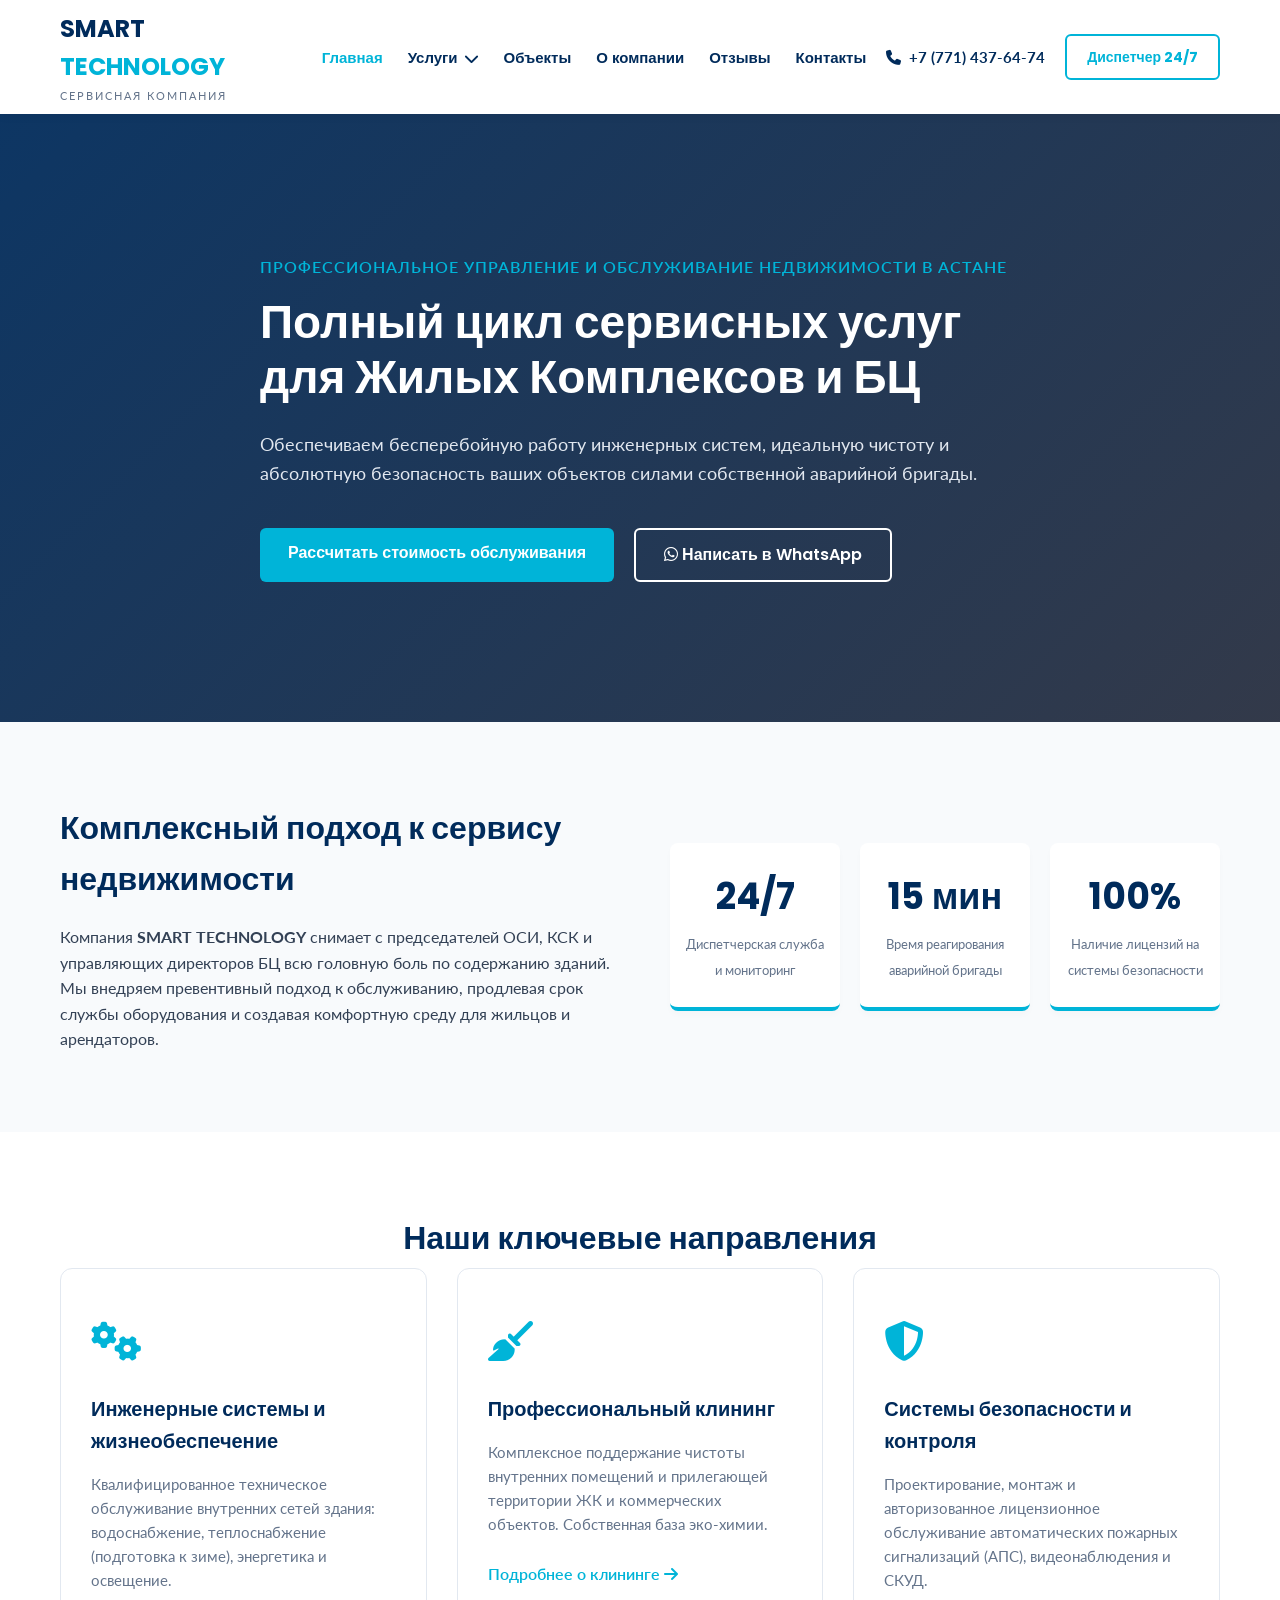
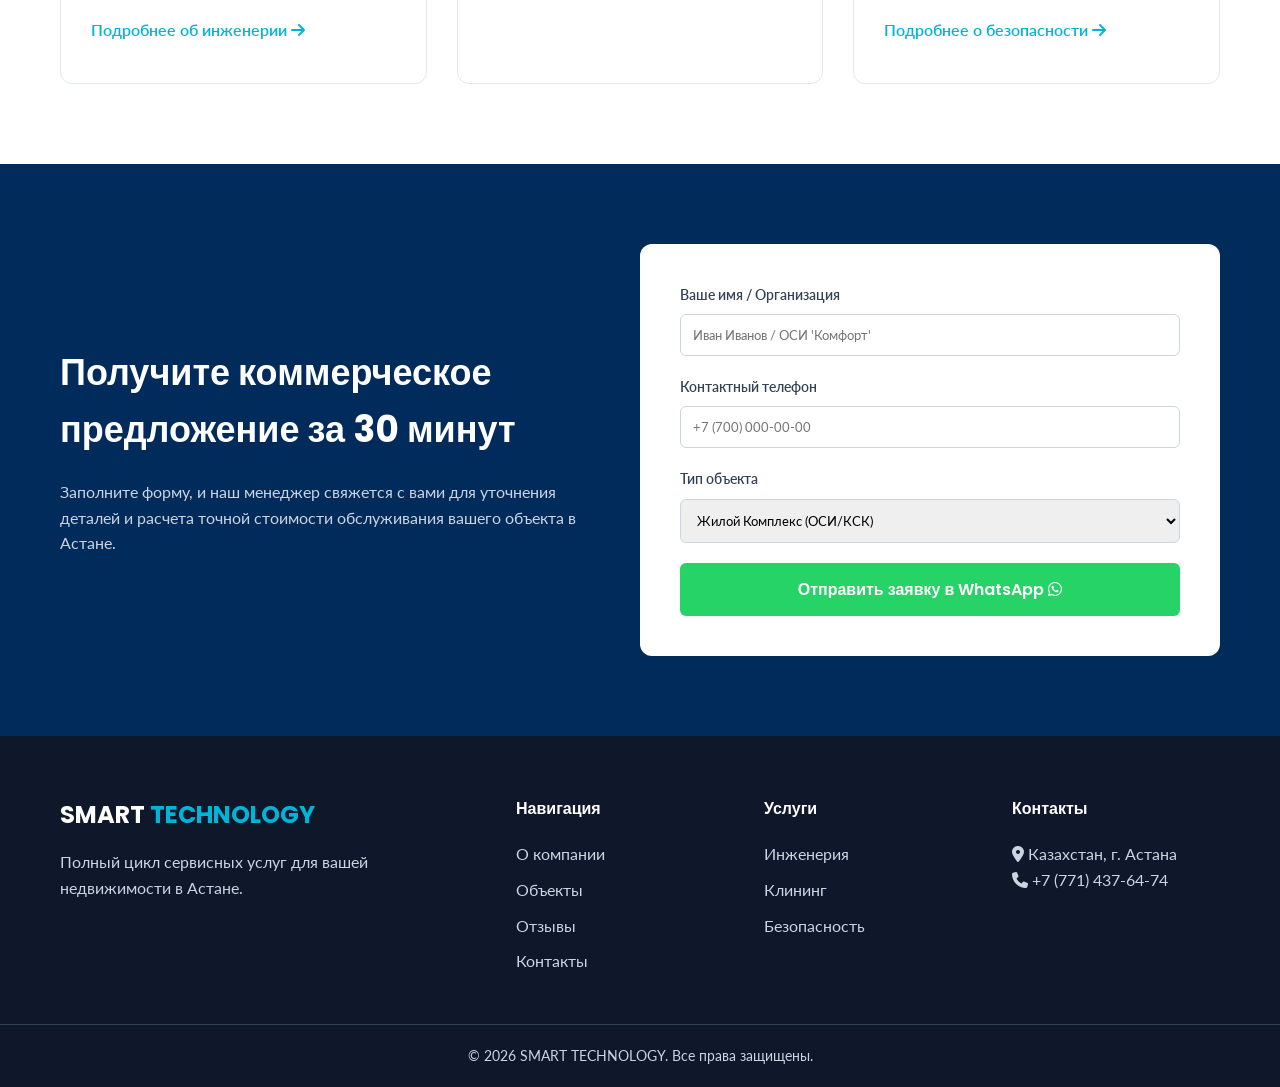
<file: index.html>
<!DOCTYPE html>
<html lang="ru">
<head>
    <meta charset="UTF-8">
    <meta name="viewport" content="width=device-width, initial-scale=1.0">
    <title>SMART TECHNOLOGY — Сервисные услуги для ЖК и БЦ в Астане</title>
    <meta name="description" content="Полный цикл сервисных услуг для жилых комплексов и бизнес-центров в Астане. Инженерия, клининг, системы безопасности 24/7.">
    <link rel="preconnect" href="https://fonts.googleapis.com">
    <link rel="preconnect" href="https://fonts.gstatic.com" crossorigin>
    <link href="https://fonts.googleapis.com/css2?family=Lato:wght@300;400;700&family=Poppins:wght@500;600;700&display=swap" rel="stylesheet">
    <link rel="stylesheet" href="https://cdnjs.cloudflare.com/ajax/libs/font-awesome/6.5.1/css/all.min.css">
    <link rel="stylesheet" href="css/style.css">
</head>
<body>
   <header class="site-header"></header>
    <section class="hero-section">
        <div class="container hero-container">
            <span class="hero-subtitle">Профессиональное управление и обслуживание недвижимости в Астане</span>
            <h1>Полный цикл сервисных услуг для Жилых Комплексов и БЦ</h1>
            <p>Обеспечиваем бесперебойную работу инженерных систем, идеальную чистоту и абсолютную безопасность ваших объектов силами собственной аварийной бригады.</p>
            <div class="hero-actions">
                <a href="#quote-form" class="btn btn-primary">Рассчитать стоимость обслуживания</a>
                <a href="https://api.whatsapp.com/send?phone=77714376474" target="_blank" class="btn btn-secondary"><i class="fa-brands fa-whatsapp"></i> Написать в WhatsApp</a>
            </div>
        </div>
    </section>

    <section class="about-brief">
        <div class="container brief-container">
            <div class="brief-text">
                <h2>Комплексный подход к сервису недвижимости</h2>
                <p>Компания <strong>SMART TECHNOLOGY</strong> снимает с председателей ОСИ, КСК и управляющих директоров БЦ всю головную боль по содержанию зданий. Мы внедряем превентивный подход к обслуживанию, продлевая срок службы оборудования и создавая комфортную среду для жильцов и арендаторов.</p>
            </div>
            <div class="brief-stats">
                <div class="stat-card">
                    <span class="stat-num">24/7</span>
                    <span class="stat-desc">Диспетчерская служба и мониторинг</span>
                </div>
                <div class="stat-card">
                    <span class="stat-num">15 мин</span>
                    <span class="stat-desc">Время реагирования аварийной бригады</span>
                </div>
                <div class="stat-card">
                    <span class="stat-num">100%</span>
                    <span class="stat-desc">Наличие лицензий на системы безопасности</span>
                </div>
            </div>
        </div>
    </section>

    <section class="services-section">
        <div class="container">
            <h2 class="section-title">Наши ключевые направления</h2>
            <div class="services-grid">
                
                <div class="service-card">
                    <div class="card-icon"><i class="fa-solid fa-gears"></i></div>
                    <h3>Инженерные системы и жизнеобеспечение</h3>
                    <p>Квалифицированное техническое обслуживание внутренних сетей здания: водоснабжение, теплоснабжение (подготовка к зиме), энергетика и освещение.</p>
                    <a href="services/engineering.html" class="card-link">Подробнее об инженерии <i class="fa-solid fa-arrow-right"></i></a>
                </div>

                <div class="service-card">
                    <div class="card-icon"><i class="fa-solid fa-broom"></i></div>
                    <h3>Профессиональный клининг</h3>
                    <p>Комплексное поддержание чистоты внутренних помещений и прилегающей территории ЖК и коммерческих объектов. Собственная база эко-химии.</p>
                    <a href="services/cleaning.html" class="card-link">Подробнее о клининге <i class="fa-solid fa-arrow-right"></i></a>
                </div>

                <div class="service-card">
                    <div class="card-icon"><i class="fa-solid fa-shield-halved"></i></div>
                    <h3>Системы безопасности и контроля</h3>
                    <p>Проектирование, монтаж и авторизованное лицензионное обслуживание автоматических пожарных сигнализаций (АПС), видеонаблюдения и СКУД.</p>
                    <a href="services/security.html" class="card-link">Подробнее о безопасности <i class="fa-solid fa-arrow-right"></i></a>
                </div>

            </div>
        </div>
    </section>

    <section id="quote-form" class="form-section">
        <div class="container form-container">
            <div class="form-info">
                <h2>Получите коммерческое предложение за 30 минут</h2>
                <p>Заполните форму, и наш менеджер свяжется с вами для уточнения деталей и расчета точной стоимости обслуживания вашего объекта в Астане.</p>
            </div>
            <div class="form-wrapper">
                <form id="tg-wa-form">
                    <div class="form-group">
                        <label for="username">Ваше имя / Организация</label>
                        <input type="text" id="username" required placeholder="Иван Иванов / ОСИ 'Комфорт'">
                    </div>
                    <div class="form-group">
                        <label for="userphone">Контактный телефон</label>
                        <input type="tel" id="userphone" required placeholder="+7 (700) 000-00-00">
                    </div>
                    <div class="form-group">
                        <label for="object-type">Тип объекта</label>
                        <select id="object-type">
                            <option value="Жилой Комплекс (ОСИ/КСК)">Жилой Комплекс (ОСИ/КСК)</option>
                            <option value="Бизнес-Центр (БЦ)">Бизнес-Центр (БЦ)</option>
                            <option value="Коммерческая недвижимость">Коммерческая недвижимость</option>
                        </select>
                    </div>
                    <button type="submit" class="btn btn-submit">Отправить заявку в WhatsApp <i class="fa-brands fa-whatsapp"></i></button>
                </form>
            </div>
        </div>
    </section>
	<footer class="site-footer"></footer>
	<script src="/js/include.js"></script>
    <script src="/js/forms.js"></script>
</body>
</html>
</file>
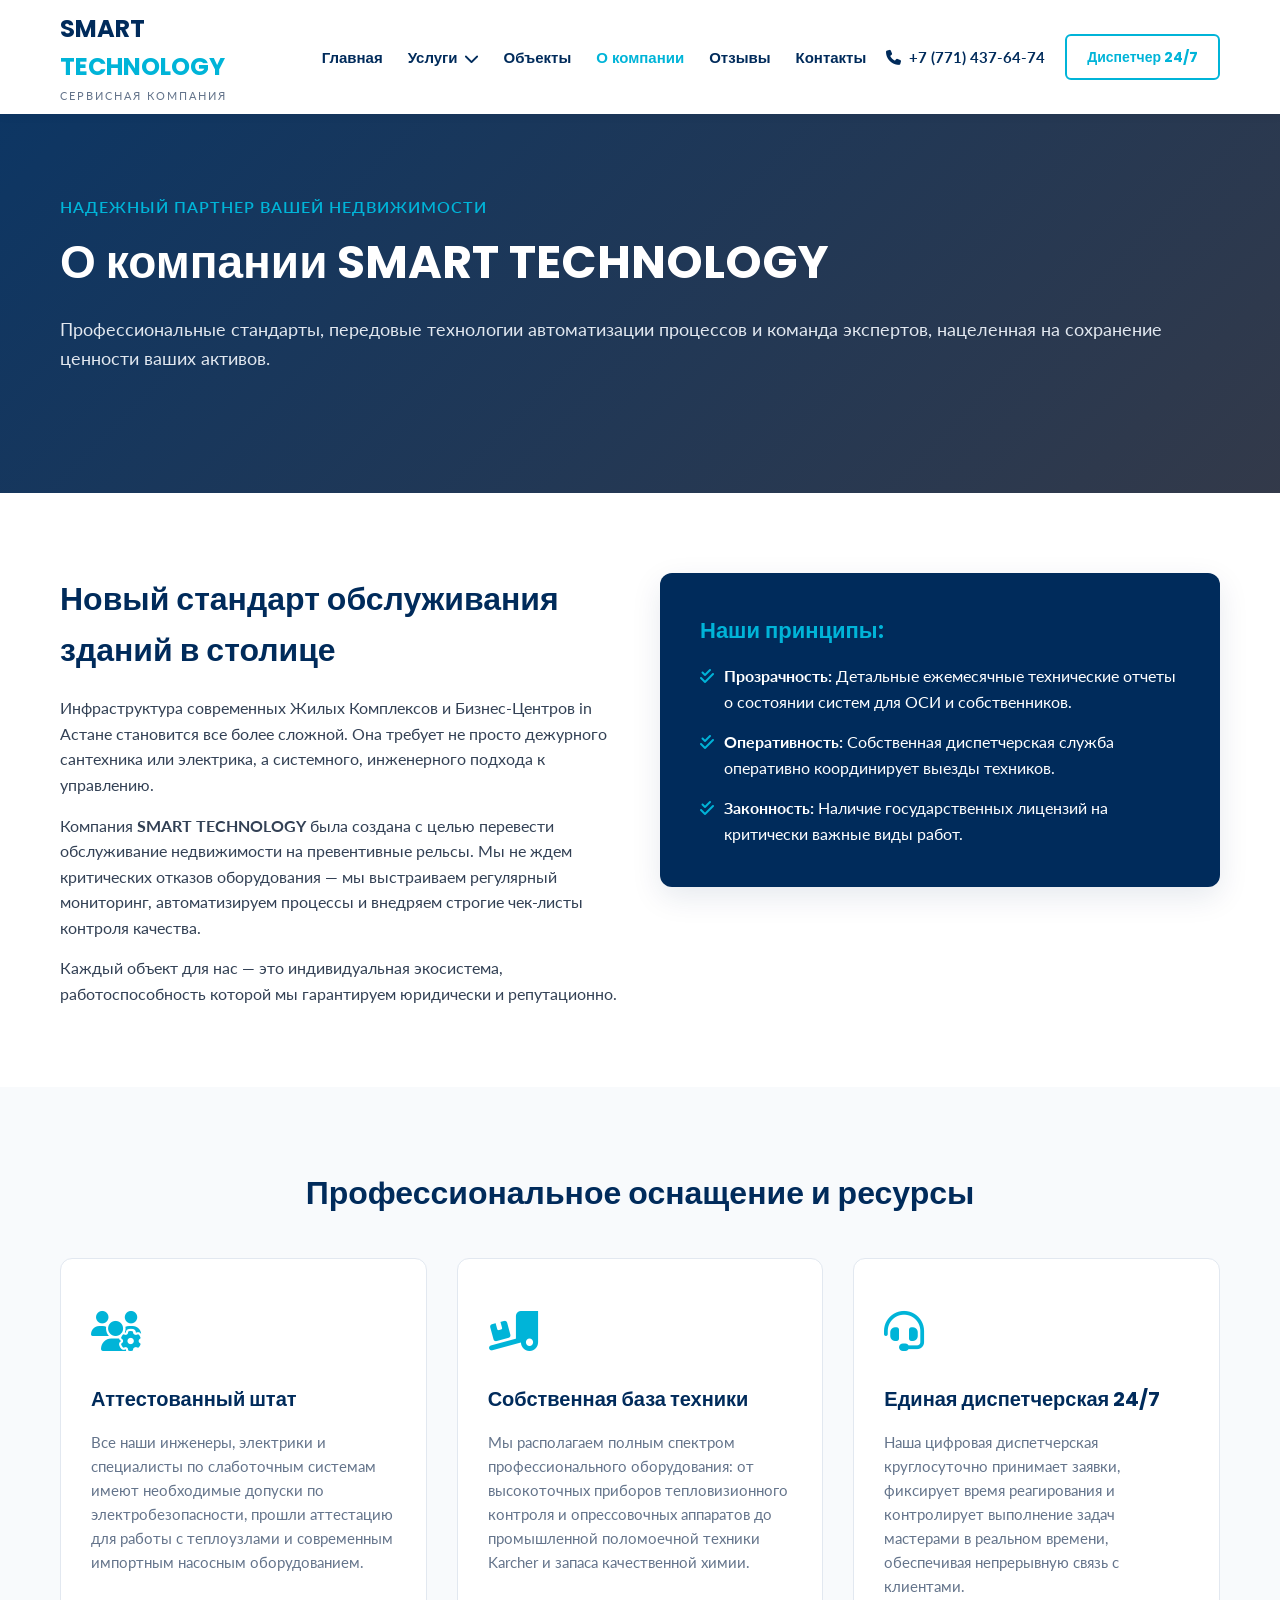
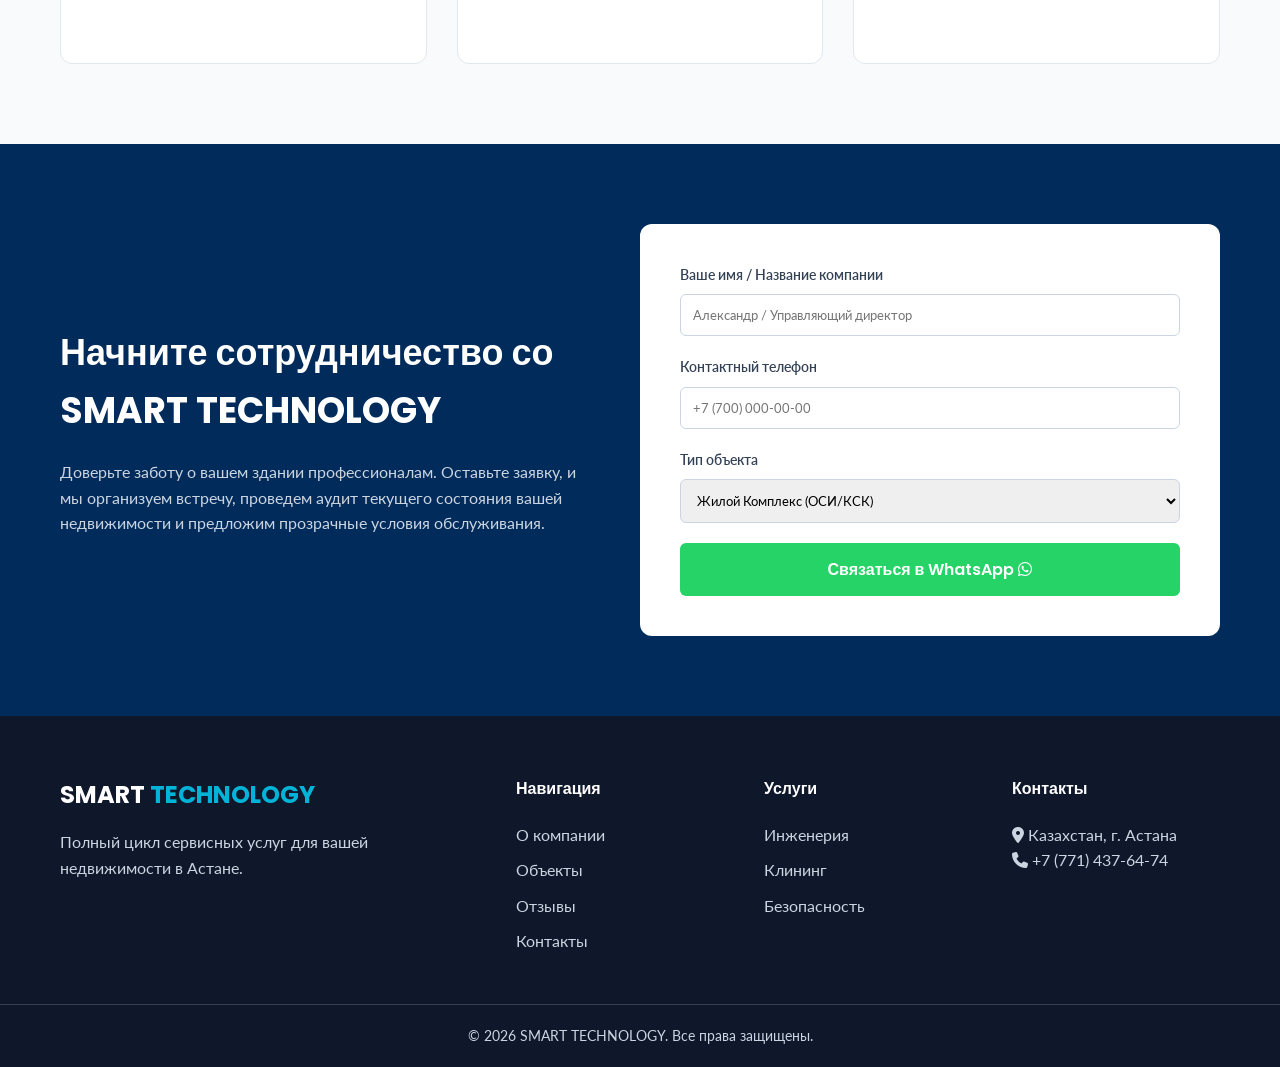
<file: about.html>
<!DOCTYPE html>
<html lang="ru">
<head>
    <meta charset="UTF-8">
    <meta name="viewport" content="width=device-width, initial-scale=1.0">
    <title>О компании SMART TECHNOLOGY — Сервис недвижимости в Астане</title>
    <meta name="description" content="Узнайте больше о сервисной компании SMART TECHNOLOGY. Наши ценности, стандарты работы, техническое оснащение и принципы обслуживания ЖК и бизнес-центров.">
    
    <link rel="preconnect" href="https://fonts.googleapis.com">
    <link rel="preconnect" href="https://fonts.gstatic.com" crossorigin>
    <link href="https://fonts.googleapis.com/css2?family=Lato:wght@300;400;700&family=Poppins:wght@500;600;700&display=swap" rel="stylesheet">
    <link rel="stylesheet" href="https://cdnjs.cloudflare.com/ajax/libs/font-awesome/6.5.1/css/all.min.css">
    
    <link rel="stylesheet" href="css/style.css">
</head>
<body>

    <header class="site-header"></header>

    <section class="hero-section" style="background: linear-gradient(135deg, rgba(0,43,91,0.95) 0%, rgba(15,23,42,0.85) 100%), url('https://images.unsplash.com/photo-1521737711867-e3b90473bd58?q=80&w=1200') no-repeat center center/cover; padding: 80px 0;">
        <div class="container">
            <span class="hero-subtitle">Надежный партнер вашей недвижимости</span>
            <h1>О компании SMART TECHNOLOGY</h1>
            <p>Профессиональные стандарты, передовые технологии автоматизации процессов и команда экспертов, нацеленная на сохранение ценности ваших активов.</p>
        </div>
    </section>

<section class="services-section">
        <div class="container">
            <div class="about-grid">
                
                <div class="brief-text">
                    <h2 style="font-family: var(--font-headers); color: var(--primary-blue); margin-bottom: 20px;">Новый стандарт обслуживания зданий в столице</h2>
                    <p style="margin-bottom: 15px;">Инфраструктура современных Жилых Комплексов и Бизнес-Центров in Астане становится все более сложной. Она требует не просто дежурного сантехника или электрика, а системного, инженерного подхода к управлению.</p>
                    <p style="margin-bottom: 15px;">Компания <strong>SMART TECHNOLOGY</strong> была создана с целью перевести обслуживание недвижимости на превентивные рельсы. Мы не ждем критических отказов оборудования — мы выстраиваем регулярный мониторинг, автоматизируем процессы и внедряем строгие чек-листы контроля качества.</p>
                    <p>Каждый объект для нас — это индивидуальная экосистема, работоспособность которой мы гарантируем юридически и репутационно.</p>
                </div>
                
                <div class="blue-principles-card">
                    <h3 style="font-family: var(--font-headers); color: var(--cyan-tech); margin-bottom: 15px; font-size: 22px;">Наши принципы:</h3>
                    <ul style="list-style: none; padding: 0; margin: 0;">
                        <li style="margin-bottom: 15px; display: flex; gap: 10px; align-items: start;"><i class="fa-solid fa-check-double" style="color: var(--cyan-tech); margin-top: 5px;"></i> <span><strong>Прозрачность:</strong> Детальные ежемесячные технические отчеты о состоянии систем для ОСИ и собственников.</span></li>
                        <li style="margin-bottom: 15px; display: flex; gap: 10px; align-items: start;"><i class="fa-solid fa-check-double" style="color: var(--cyan-tech); margin-top: 5px;"></i> <span><strong>Оперативность:</strong> Собственная диспетчерская служба оперативно координирует выезды техников.</span></li>
                        <li style="display: flex; gap: 10px; align-items: start;"><i class="fa-solid fa-check-double" style="color: var(--cyan-tech); margin-top: 5px;"></i> <span><strong>Законность:</strong> Наличие государственных лицензий на критически важные виды работ.</span></li>
                    </ul>
                </div>

            </div>
        </div>
    </section>

    <section class="about-brief" style="background-color: var(--light-bg);">
        <div class="container">
            <h2 class="section-title" style="margin-bottom: 40px;">Профессиональное оснащение и ресурсы</h2>
            <div class="services-grid">
                
                <div class="service-card" style="background: white;">
                    <div class="card-icon"><i class="fa-solid fa-users-gear"></i></div>
                    <h3>Аттестованный штат</h3>
                    <p>Все наши инженеры, электрики и специалисты по слаботочным системам имеют необходимые допуски по электробезопасности, прошли аттестацию для работы с теплоузлами и современным импортным насосным оборудованием.</p>
                </div>

                <div class="service-card" style="background: white;">
                    <div class="card-icon"><i class="fa-solid fa-truck-ramp-box"></i></div>
                    <h3>Собственная база техники</h3>
                    <p>Мы располагаем полным спектром профессионального оборудования: от высокоточных приборов тепловизионного контроля и опрессовочных аппаратов до промышленной поломоечной техники Karcher и запаса качественной химии.</p>
                </div>

                <div class="service-card" style="background: white;">
                    <div class="card-icon"><i class="fa-solid fa-headset"></i></div>
                    <h3>Единая диспетчерская 24/7</h3>
                    <p>Наша цифровая диспетчерская круглосуточно принимает заявки, фиксирует время реагирования и контролирует выполнение задач мастерами в реальном времени, обеспечивая непрерывную связь с клиентами.</p>
                </div>

            </div>
        </div>
    </section>

    <section class="form-section">
        <div class="container form-container">
            <div class="form-info">
                <h2>Начните сотрудничество со SMART TECHNOLOGY</h2>
                <p>Доверьте заботу о вашем здании профессионалам. Оставьте заявку, и мы организуем встречу, проведем аудит текущего состояния вашей недвижимости и предложим прозрачные условия обслуживания.</p>
            </div>
            <div class="form-wrapper">
                <form id="tg-wa-form">
                    <div class="form-group">
                        <label for="username">Ваше имя / Название компании</label>
                        <input type="text" id="username" required placeholder="Александр / Управляющий директор">
                    </div>
                    <div class="form-group">
                        <label for="userphone">Контактный телефон</label>
                        <input type="tel" id="userphone" required placeholder="+7 (700) 000-00-00">
                    </div>
                    <div class="form-group">
                        <label for="object-type">Тип объекта</label>
                        <select id="object-type">
                            <option value="О компании: Жилой Комплекс">Жилой Комплекс (ОСИ/КСК)</option>
                            <option value="О компании: Бизнес-Центр">Бизнес-Центр (БЦ)</option>
                            <option value="О компании: Коммерческий объект">Коммерческое помещение</option>
                        </select>
                    </div>
                    <button type="submit" class="btn btn-submit">Связаться в WhatsApp <i class="fa-brands fa-whatsapp"></i></button>
                </form>
            </div>
        </div>
    </section>
		<footer class="site-footer"></footer>
        <script src="/js/include.js"></script>
    <script src="/js/forms.js"></script>
</body>
</html>
</file>
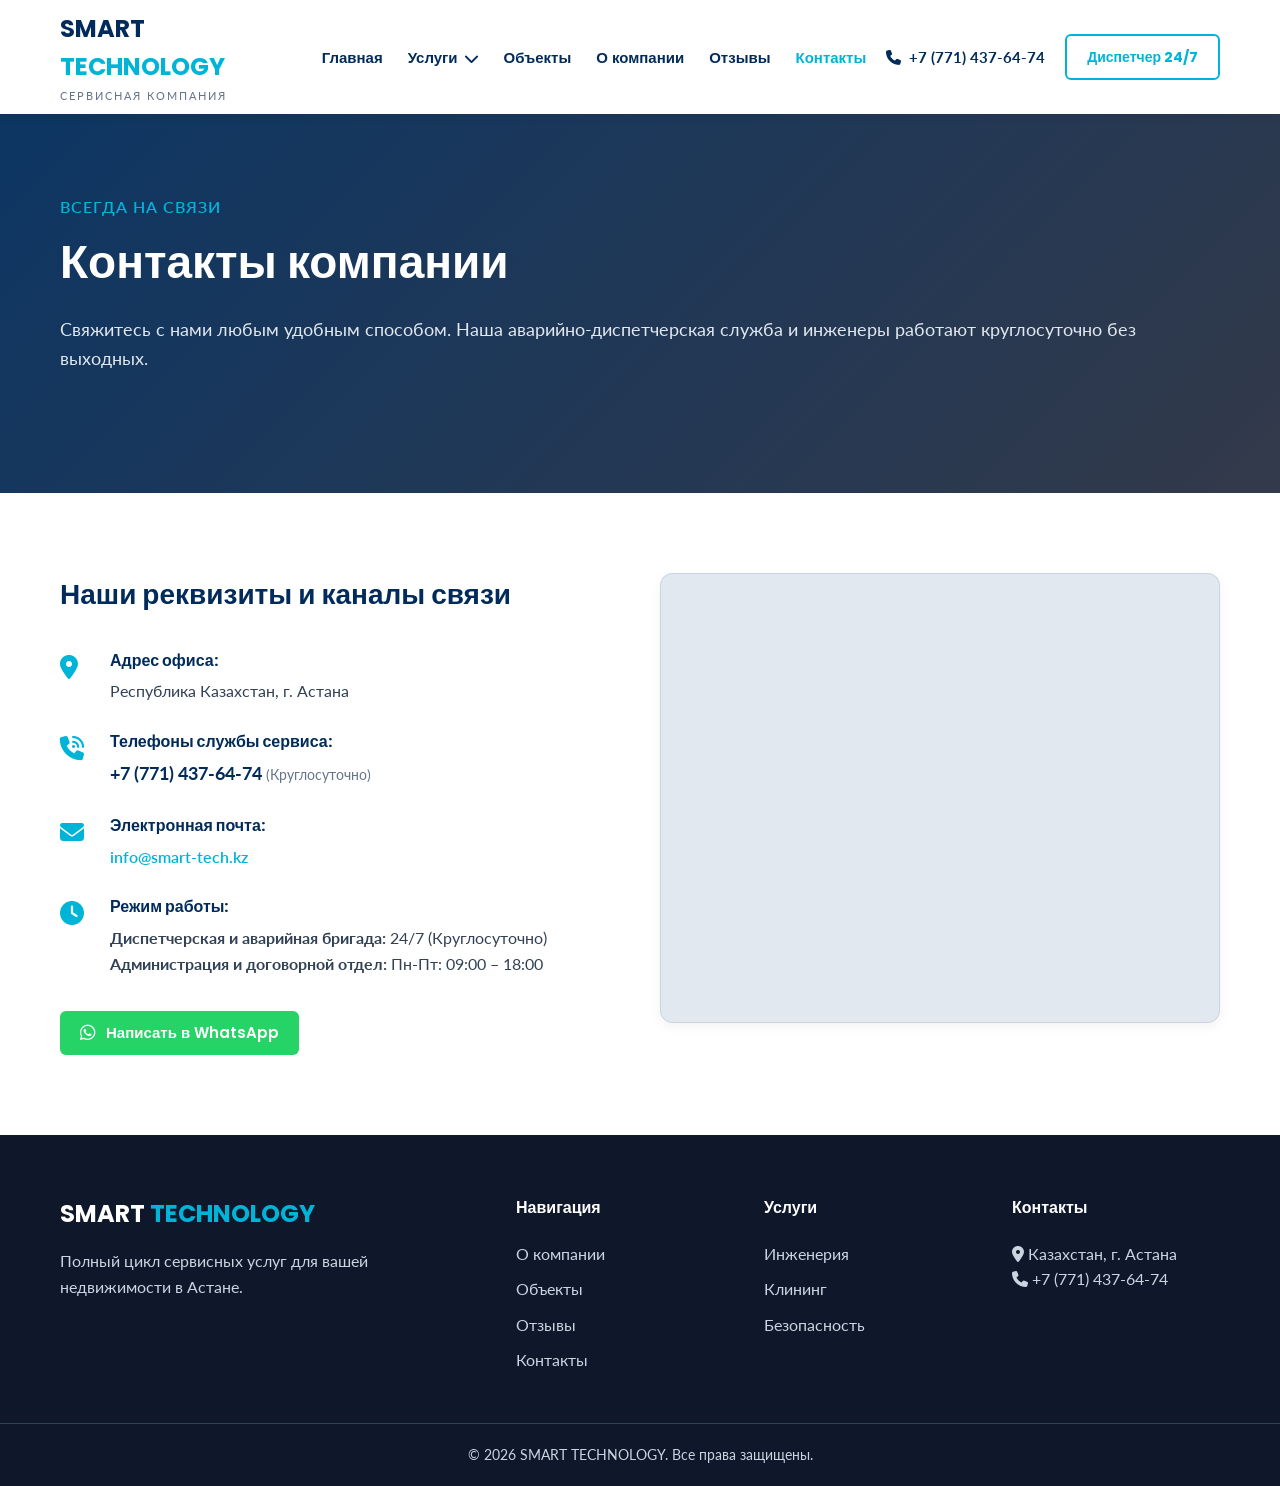
<file: contacts.html>
<!DOCTYPE html>
<html lang="ru">
<head>
    <meta charset="UTF-8">
    <meta name="viewport" content="width=device-width, initial-scale=1.0">
    <title>Контакты компании SMART TECHNOLOGY в Астане</title>
    <meta name="description" content="Контактная информация сервисной компании SMART TECHNOLOGY в Астане. Адрес офиса, телефон диспетчерской службы 24/7, email и интерактивная карта проезда.">
    
    <link rel="preconnect" href="https://fonts.googleapis.com">
    <link rel="preconnect" href="https://fonts.gstatic.com" crossorigin>
    <link href="https://fonts.googleapis.com/css2?family=Lato:wght@300;400;700&family=Poppins:wght@500;600;700&display=swap" rel="stylesheet">
    <link rel="stylesheet" href="https://cdnjs.cloudflare.com/ajax/libs/font-awesome/6.5.1/css/all.min.css">
    
    <link rel="stylesheet" href="css/style.css">
</head>
<body>

    <header class="site-header"></header>

    <section class="hero-section" style="background: linear-gradient(135deg, rgba(0,43,91,0.95) 0%, rgba(15,23,42,0.85) 100%), url('https://images.unsplash.com/photo-1486406146926-c627a92ad1ab?q=80&w=1200') no-repeat center center/cover; padding: 80px 0;">
        <div class="container">
            <span class="hero-subtitle">Всегда на связи</span>
            <h1>Контакты компании</h1>
            <p>Свяжитесь с нами любым удобным способом. Наша аварийно-диспетчерская служба и инженеры работают круглосуточно без выходных.</p>
        </div>
    </section>

    <section class="services-section">
        <div class="container">
            <div class="brief-container" style="align-items: start; gap: 40px;">
                
                <div class="contact-info-block">
                    <h2 style="font-family: var(--font-headers); color: var(--primary-blue); margin-bottom: 30px; font-size: 28px;">Наши реквизиты и каналы связи</h2>
                    
                    <div style="display: flex; gap: 20px; margin-bottom: 25px; align-items: start;">
                        <div style="font-size: 24px; color: var(--cyan-tech); width: 30px;"><i class="fa-solid fa-location-dot"></i></div>
                        <div>
                            <h4 style="font-family: var(--font-headers); color: var(--primary-blue); margin-bottom: 5px;">Адрес офиса:</h4>
                            <p style="color: var(--text-main); margin: 0;">Республика Казахстан, г. Астана</p>
                        </div>
                    </div>

                    <div style="display: flex; gap: 20px; margin-bottom: 25px; align-items: start;">
                        <div style="font-size: 24px; color: var(--cyan-tech); width: 30px;"><i class="fa-solid fa-phone-volume"></i></div>
                        <div>
                            <h4 style="font-family: var(--font-headers); color: var(--primary-blue); margin-bottom: 5px;">Телефоны службы сервиса:</h4>
                            <p style="margin: 0;"><a href="tel:+77714376474" style="color: var(--primary-blue); font-weight: 700; text-decoration: none; font-size: 18px;">+7 (771) 437-64-74</a> <span style="color: var(--text-muted); font-size: 14px;">(Круглосуточно)</span></p>
                        </div>
                    </div>

                    <div style="display: flex; gap: 20px; margin-bottom: 25px; align-items: start;">
                        <div style="font-size: 24px; color: var(--cyan-tech); width: 30px;"><i class="fa-solid fa-envelope"></i></div>
                        <div>
                            <h4 style="font-family: var(--font-headers); color: var(--primary-blue); margin-bottom: 5px;">Электронная почта:</h4>
                            <p style="margin: 0;"><a href="mailto:info@smart-tech.kz" style="color: var(--cyan-tech); font-weight: 600; text-decoration: none;">info@smart-tech.kz</a></p>
                        </div>
                    </div>

                    <div style="display: flex; gap: 20px; margin-bottom: 35px; align-items: start;">
                        <div style="font-size: 24px; color: var(--cyan-tech); width: 30px;"><i class="fa-solid fa-clock"></i></div>
                        <div>
                            <h4 style="font-family: var(--font-headers); color: var(--primary-blue); margin-bottom: 5px;">Режим работы:</h4>
                            <p style="color: var(--text-main); margin: 0;"><strong>Диспетчерская и аварийная бригада:</strong> 24/7 (Круглосуточно)<br>
                            <strong>Администрация и договорной отдел:</strong> Пн-Пт: 09:00 – 18:00</p>
                        </div>
                    </div>

                    <div style="display: flex; gap: 15px;">
                        <a href="https://api.whatsapp.com/send?phone=77714376474" target="_blank" class="btn" style="background-color: #25D366; color: white; display: inline-flex; align-items: center; gap: 10px; padding: 10px 20px; font-size: 15px;">
                            <i class="fa-brands fa-whatsapp" style="font-size: 18px;"></i> Написать в WhatsApp
                        </a>
                    </div>
                </div>
                
                <div class="map-wrapper" style="width: 100%; height: 450px; background-color: #e2e8f0; border-radius: 12px; overflow: hidden; box-shadow: 0 4px 12px rgba(0,0,0,0.05); border: 1px solid #cbd5e1;">
                    <iframe src="https://yandex.ru/map-widget/v1/?ll=71.430564%2C51.128201&z=12&mode=search&text=%D0%9A%D0%B0%D0%B7%D0%B0%D1%85%D1%81%D1%82%D0%B0%D0%BD%2C%20%D0%B3.%20%D0%90%D1%81%D1%82%D0%B0%D0%BD%D0%B0" width="100%" height="100%" frameborder="0" allowfullscreen="true" style="position:relative;"></iframe>
                </div>

            </div>
        </div>
    </section>
	<footer class="site-footer"></footer>
    <script src="/js/include.js"></script>
    <script src="/js/forms.js"></script>

</body>
</html>
</file>
<file: css/style.css>
/* Переменные темы - Сине-голубой Hi-Tech */
:root {
    --primary-blue: #002b5b;   /* Deep Navy */
    --cyan-tech: #00b4d8;      /* Neon Cyan */
    --dark-bg: #0f172a;        /* Graphite dark */
    --light-bg: #f8fafc;
    --text-main: #334155;
    --text-muted: #64748b;
    --font-headers: 'Poppins', sans-serif;
    --font-body: 'Lato', sans-serif;
}

/* Базовый сброс стилей */
* {
    box-sizing: border-box;
    margin: 0;
    padding: 0;
}

body {
    font-family: var(--font-body);
    color: var(--text-main);
    line-height: 1.6;
    background-color: #ffffff;
}

.container {
    width: 100%;
    max-width: 1200px;
    margin: 0 auto;
    padding: 0 20px;
}

/* Кнопки */
.btn {
    display: inline-block;
    padding: 12px 28px;
    border-radius: 6px;
    font-weight: 600;
    text-decoration: none;
    transition: all 0.3s ease;
    cursor: pointer;
    font-family: var(--font-headers);
}

.btn-primary {
    background-color: var(--cyan-tech);
    color: #ffffff;
}

.btn-primary:hover {
    background-color: #0096b4;
}

.btn-secondary {
    background-color: transparent;
    border: 2px solid #ffffff;
    color: #ffffff;
}

.btn-secondary:hover {
    background-color: #ffffff;
    color: var(--primary-blue);
}

/* Кнопка Диспетчер */
.btn-emergency {
    border: 2px solid var(--cyan-tech);
    color: var(--cyan-tech);
    background: transparent;
    padding: 10px 20px;
    border-radius: 6px;
    font-weight: 700;
    font-size: 14px;
    text-decoration: none;
    text-align: center;
    transition: all 0.3s ease;
}

.btn-emergency:hover {
    background-color: var(--cyan-tech);
    color: #ffffff;
}

/* Сама шапка */
.site-header {
    background-color: #ffffff;
    box-shadow: 0 2px 10px rgba(0, 0, 0, 0.05);
    position: sticky;
    top: 0;
    z-index: 1000;
    padding: 10px 0;
}

/* Флекс-контейнер шапки */
.header-container {
    display: flex;
    align-items: center;
    justify-content: space-between; /* Раскидывает лого, меню и контакты по ширине */
    gap: 20px; /* Минимальный зазор между блоками, чтобы они не слипались */
}

/* Логотип */
.logo-area {
    display: flex;
    flex-direction: column;
    min-width: 180px; /* Чтобы лого не сжимался */
}

.logo-text {
    font-family: var(--font-headers);
    font-size: 24px;
    font-weight: 700;
    color: var(--primary-blue);
    text-decoration: none;
}

.logo-text span {
    color: var(--cyan-tech);
}

.logo-sub {
    font-size: 11px;
    text-transform: uppercase;
    letter-spacing: 2px;
    color: var(--text-muted);
}

/* Главная навигация */
.main-nav ul {
    list-style: none;
    margin: 0;
    padding: 0;
    display: flex;
    align-items: center;
    gap: 25px; /* Задаем одинаковые, аккуратные отступы между пунктами */
}

.main-nav li {
    white-space: nowrap; /* ЗАПРЕЩАЕМ пункт "О компании" переноситься на 2 строки */
}

.main-nav a {
    text-decoration: none;
    color: var(--primary-blue);
    font-family: var(--font-headers);
    font-weight: 600;
    font-size: 15px;
    transition: color 0.3s ease;
    display: inline-flex;
    align-items: center;
    gap: 6px;
}

.main-nav a:hover, 
.main-nav a.active {
    color: var(--cyan-tech);
}

/* Выпадающее меню */
.dropdown {
    position: relative;
}

.dropdown-menu {
    position: absolute;
    top: 100%;
    left: 0;
    background-color: #ffffff;
    box-shadow: 0 4px 12px rgba(0,0,0,0.1);
    display: none !important;
    flex-direction: column;
    min-width: 200px;
    padding: 10px 0;
    border-radius: 4px;
}

.dropdown:hover .dropdown-menu {
    display: flex !important;
}

.dropdown-menu a {
    padding: 10px 20px;
    display: block;
}

/* Блок контактов справа (телефон + кнопка) */
.header-contacts {
    display: flex;
    align-items: center;
    gap: 20px; /* Отступ между телефоном и кнопкой */
    white-space: nowrap; /* Запрещаем перенос телефона */
    margin-left: auto; /* Прижимает контакты к правому краю, если меню короткое */
}

/* Кликабельный телефон */
.phone-link {
    color: var(--primary-blue);
    font-weight: 700;
    text-decoration: none;
    font-size: 15px;
    display: inline-flex;
    align-items: center;
    gap: 8px; /* Отступ между иконкой трубки и цифрами */
    transition: color 0.3s ease;
}

.phone-link:hover {
    color: var(--cyan-tech);
}

/* ГЛАВНЫЙ ЭКРАН */
.hero-section {
    background: linear-gradient(135deg, rgba(0,43,91,0.95) 0%, rgba(15,23,42,0.85) 100%), url('https://images.unsplash.com/photo-1545324418-cc1a3fa10c00?q=80&w=1200') no-repeat center center/cover;
    padding: 140px 0;
    color: #ffffff;
}

.hero-container {
    max-width: 800px;
}

.hero-subtitle {
    color: var(--cyan-tech);
    font-weight: 600;
    text-transform: uppercase;
    letter-spacing: 1px;
    display: block;
    margin-bottom: 15px;
}

.hero-section h1 {
    font-family: var(--font-headers);
    font-size: 46px;
    line-height: 1.2;
    margin-bottom: 25px;
}

.hero-section p {
    font-size: 18px;
    margin-bottom: 40px;
    color: #e2e8f0;
}

.hero-actions {
    display: flex;
    gap: 20px;
}

/* ЦИФРЫ О КОМПАНИИ */
.about-brief {
    padding: 80px 0;
    background-color: var(--light-bg);
}

.brief-container {
    display: grid;
    grid-template-columns: 1fr 1fr;
    gap: 60px;
    align-items: center;
}

.brief-text h2 {
    font-family: var(--font-headers);
    font-size: 32px;
    color: var(--primary-blue);
    margin-bottom: 20px;
}

.brief-stats {
    display: grid;
    grid-template-columns: repeat(3, 1fr);
    gap: 20px;
}

.stat-card {
    background-color: #ffffff;
    padding: 25px 15px;
    border-radius: 8px;
    text-align: center;
    box-shadow: 0 4px 6px rgba(0,0,0,0.02);
    border-bottom: 4px solid var(--cyan-tech);
}

.stat-num {
    display: block;
    font-size: 36px;
    font-family: var(--font-headers);
    font-weight: 700;
    color: var(--primary-blue);
    margin-bottom: 5px;
}

.stat-desc {
    font-size: 13px;
    color: var(--text-muted);
}

/* СЕТКА УСЛУГ */
.services-section {
    padding: 80px 0;
}

.section-title {
    font-family: var(--font-headers);
    font-size: 32px;
    text-align: center;
    color: var(--primary-blue);
    margin-bottom: 5px;
}

.services-grid {
    display: grid;
    grid-template-columns: repeat(3, 1fr);
    gap: 30px;
    margin-top: 5px;
}

.service-card {
    background-color: #ffffff;
    border: 1px solid #e2e8f0;
    padding: 40px 30px;
    border-radius: 12px;
    transition: all 0.3s ease;
}

.service-card:hover {
    transform: translateY(-5px);
    box-shadow: 0 10px 30px rgba(0,43,91,0.08);
    border-color: var(--cyan-tech);
}

.card-icon {
    font-size: 40px;
    color: var(--cyan-tech);
    margin-bottom: 20px;
}

.service-card h3 {
    font-family: var(--font-headers);
    color: var(--primary-blue);
    font-size: 20px;
    margin-bottom: 15px;
}

.service-card p {
    color: var(--text-muted);
    font-size: 15px;
    margin-bottom: 25px;
}

.card-link {
    text-decoration: none;
    color: var(--cyan-tech);
    font-weight: 600;
}

/* ФОРМА ЗАХВАТА */
.form-section {
    background-color: var(--primary-blue);
    color: #ffffff;
    padding: 80px 0;
}

.form-container {
    display: grid;
    grid-template-columns: 45% 50%;
    gap: 5%;
    align-items: center;
}

.form-info h2 {
    font-family: var(--font-headers);
    font-size: 36px;
    margin-bottom: 20px;
}

.form-info p {
    color: #cbd5e1;
}

.form-wrapper {
    background-color: #ffffff;
    padding: 40px;
    border-radius: 12px;
    color: var(--text-main);
}

.form-group {
    margin-bottom: 20px;
}

.form-group label {
    display: block;
    margin-bottom: 8px;
    font-weight: 600;
    font-size: 14px;
}

.form-group input, .form-group select {
    width: 100%;
    padding: 12px;
    border: 1px solid #cbd5e1;
    border-radius: 6px;
    font-family: var(--font-body);
}

.btn-submit {
    background-color: #25d366; /* Зеленый цвет WhatsApp */
    color: white;
    border: none;
    width: 100%;
    padding: 14px;
    font-size: 16px;
}

.btn-submit:hover {
    background-color: #20ba56;
}

/* ПОДВАЛ */
.site-footer {
    background-color: var(--dark-bg);
    color: #cbd5e1;
    padding: 60px 0 20px;
}

.footer-grid {
    display: grid;
    grid-template-columns: 2fr 1fr 1fr 1fr;
    gap: 40px;
    margin-bottom: 40px;
}

.footer-grid h4 {
    color: #ffffff;
    font-family: var(--font-headers);
    margin-bottom: 20px;
}

.footer-grid ul {
    list-style: none;
}

.footer-grid ul li {
    margin-bottom: 10px;
}

.footer-grid a {
    color: #cbd5e1;
    text-decoration: none;
}

.footer-grid a:hover {
    color: var(--cyan-tech);
}

.footer-about .logo-text {
    color: #ffffff;
    display: block;
    margin-bottom: 15px;
}

.footer-bottom {
    border-top: 1px solid #334155;
    padding-top: 20px;
    text-align: center;
    font-size: 14px;
}

/* МЕДИА-ЗАПРОСЫ ДЛЯ МОБИЛЬНЫХ УСТРОЙСТВ */
@media (max-width: 992px) {
    .main-nav, .header-contacts .btn-emergency { display: none; }
    .brief-container, .form-container, .footer-grid { grid-template-columns: 1fr; }
    .services-grid { grid-template-columns: 1fr; }
    .hero-section h1 { font-size: 32px; }
    .hero-actions { flex-direction: column; }
}

/* Кастомизация точек пагинации Swiper под бренд SMART TECHNOLOGY */
.swiper-pagination-bullet-active {
    background: var(--cyan-tech) !important;
    width: 12px;
    border-radius: 5px;
    transition: all 0.3s ease;
}
.swiper-button-next::after, .swiper-button-prev::after {
    font-size: 24px !important;
    font-weight: bold;
}

/* ==========================================================================
   АДАПТИВНОСТЬ ДЛЯ СТРАНИЦЫ ABOUT
   ========================================================================== */

/* Базовое состояние для компьютеров */
.about-grid {
    display: grid;
    grid-template-columns: 1fr 1fr; /* Две равные колонки по умолчанию */
    gap: 40px;
    align-items: start;
}

.blue-principles-card {
    background-color: var(--primary-blue);
    color: #ffffff;
    padding: 40px;
    border-radius: 12px;
    box-shadow: 0 10px 30px rgba(0, 43, 91, 0.1);
}

/* МЕДИА-ЗАПРОС ДЛЯ СМАРТФОНОВ (Экран меньше 768px) */
@media (max-width: 768px) {
    /* Переводим сетку в одну колонку */
    .about-grid {
        grid-template-columns: 1fr; 
        gap: 30px;
    }
    
    /* Делаем внутренние отступы в синей карточке чуть меньше, чтобы сберечь место */
    .blue-principles-card {
        padding: 25px;
    }
    
    /* Заодно адаптируем шапку, чтобы элементы не вываливались */
    .header-container {
        flex-direction: column;
        gap: 10px;
        text-align: center;
    }
    
    .header-contacts {
        margin-left: 0;
        flex-direction: column;
        gap: 10px;
        width: 100%;
    }
    
    .main-nav ul {
        flex-wrap: wrap; /* Разрешаем пунктам меню переноситься, если они не лезут в ряд */
        justify-content: center;
        gap: 15px;
    }
}
</file>
